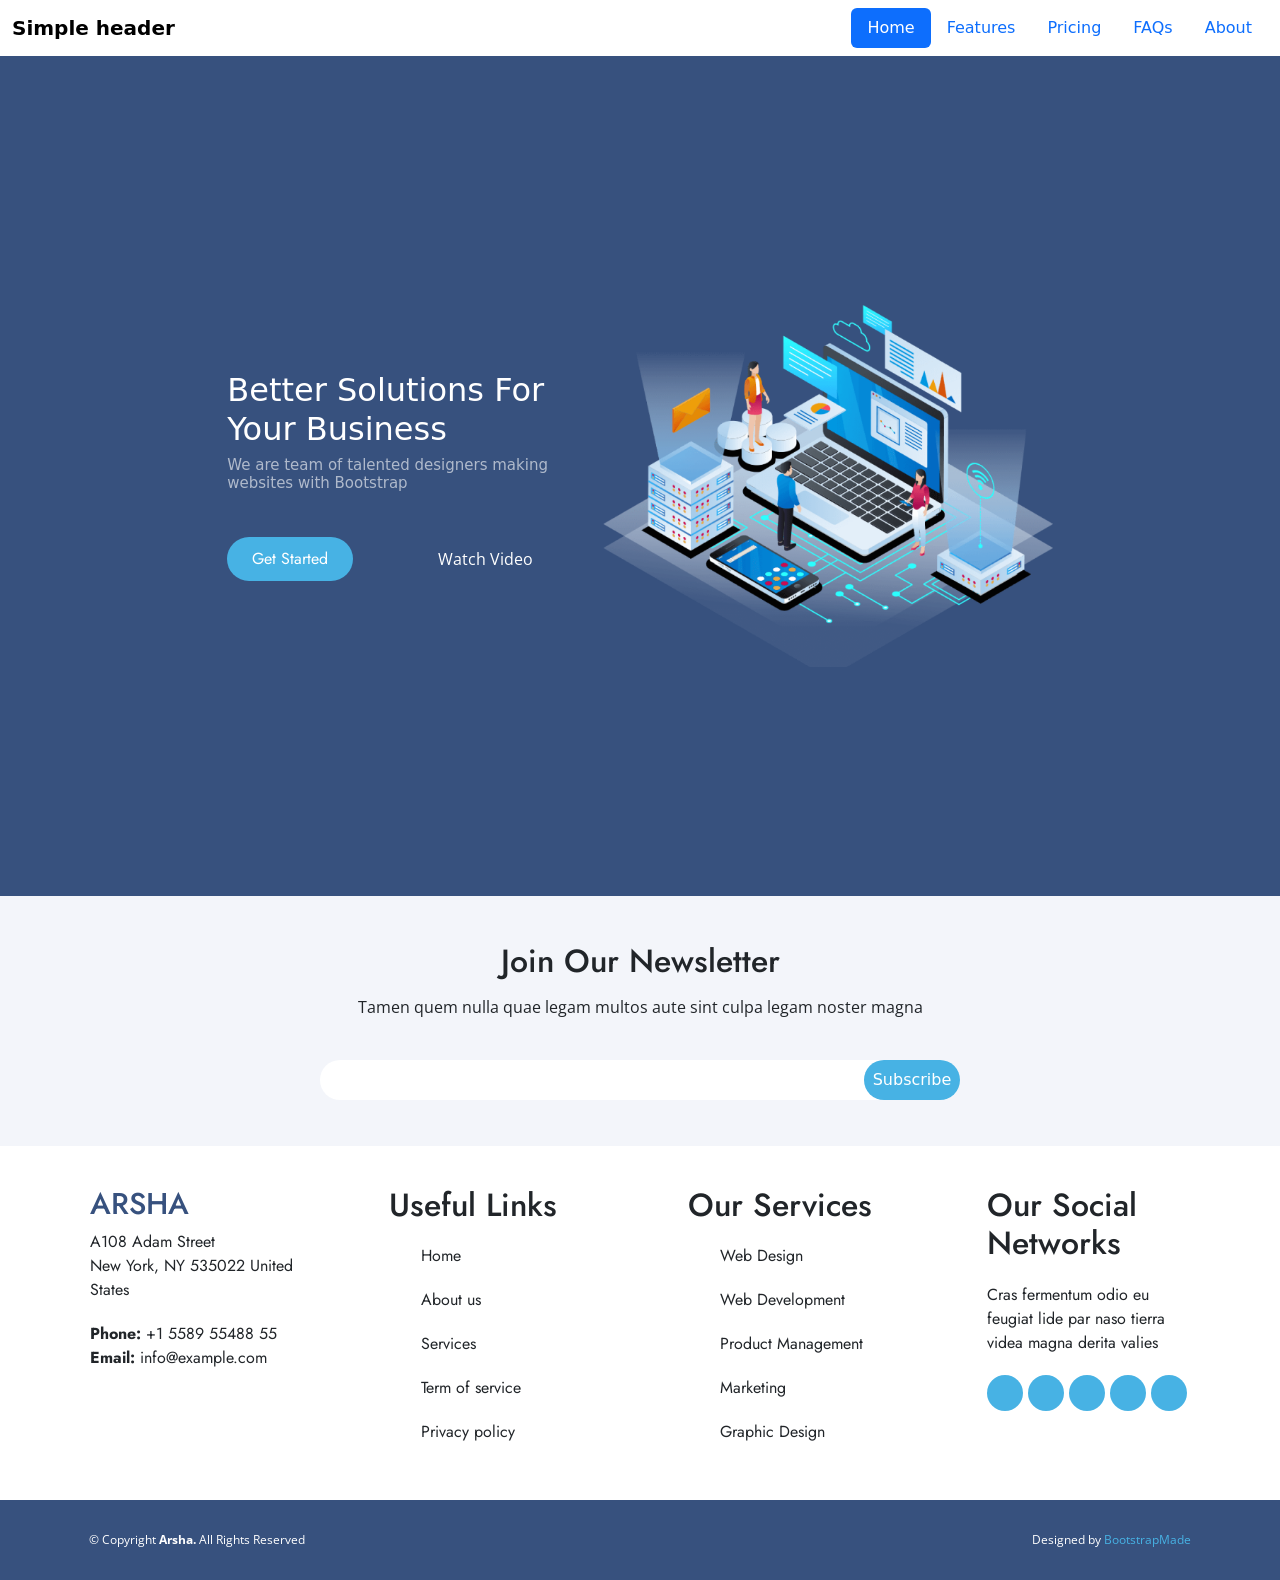
<file: index.html>
<!DOCTYPE html>
<html lang="en">
  <head>
    <meta charset="UTF-8" />
    <meta name="viewport" content="width=device-width, initial-scale=1.0" />
    <link rel="stylesheet" href="styles.css" />
    <title>Landing Page</title>
    <link
      href="https://cdn.jsdelivr.net/npm/bootstrap@5.3.1/dist/css/bootstrap.min.css"
      rel="stylesheet"
      integrity="sha384-4bw+/aepP/YC94hEpVNVgiZdgIC5+VKNBQNGCHeKRQN+PtmoHDEXuppvnDJzQIu9"
      crossorigin="anonymous"
    />
  </head>
  <body>
    <header>
      <nav class="navbar navbar-expand-lg">
        <div class="container-fluid">
          <a class="navbar-brand fw-semibold" href="index.html">Simple header</a>
          <button
            class="navbar-toggler"
            type="button"
            data-bs-toggle="collapse"
            data-bs-target="#navbarNav"
            aria-controls="navbarNav"
            aria-expanded="false"
            aria-label="Toggle navigation"
          >
            <span class="navbar-toggler-icon"></span>
          </button>
          <div
            class="collapse navbar-collapse justify-content-end"
            id="navbarNav"
          >
            <ul
              class="nav nav-pills justify-content-end flex-column flex-lg-row text-center mt-2 mt-lg-0"
            >
              <li class="nav-item">
                <a
                  class="nav-link active"
                  aria-current="page"
                  href="index.html"
                  >Home</a
                >
              </li>
              <li class="nav-item">
                <a class="nav-link" href="createProduct.html">Features</a>
              </li>
              <li class="nav-item">
                <a class="nav-link" aria-disabled="true">Pricing</a>
              </li>
              <li class="nav-item">
                <a class="nav-link" aria-disabled="true">FAQs</a>
              </li>
              <li class="nav-item">
                <a class="nav-link" aria-disabled="true">About</a>
              </li>
            </ul>
          </div>
        </div>
      </nav>
    </header>

    <main>
      <!-- hero section -->
      <section class="hero__section">
        <div>
          <div class="container__hero__1">
            <h1>Better Solutions For Your Business</h1>
            <h5>
              We are team of talented designers making websites with Bootstrap
            </h5>
            <div>
              <a href="createAccount.html">
                <button id="btn-1">Get Started</button>
              </a>
              <a href="">
                <button id="btn-2">Watch Video</button>
              </a>
            </div>
          </div>
          <div class="container__hero__2">
            <div>
              <img class="pict-1" src="assets/hero-img.png" alt="" />
            </div>
          </div>
        </div>
      </section>
      <!-- end hero section -->

      <!-- contact section -->
      <section class="contact__section">
        <div>
          <h2>Join Our Newsletter</h2>
          <p>
            Tamen quem nulla quae legam multos aute sint culpa legam noster
            magna
          </p>
          <form action="">
            <input
              class="newsletter-input"
              type="text"
              id="subscribe"
              name="subscribe"
            />
            <button type="submit" id="btn-3">Subscribe</button>
          </form>
        </div>
      </section>
      <!-- end contact section -->
    </main>
    <!-- start footer -->
    <footer>
      <section class="footer__section__1">
        <div>
          <div class="container__footer__1">
            <div>
              <h1>ARSHA</h1>
              <p>
                A108 Adam Street <br />
                New York, NY 535022 United States <br />
              </p>
              <p>
                <strong>Phone:</strong> +1 5589 55488 55 <br />
                <strong>Email:</strong> info@example.com
              </p>
            </div>
          </div>
          <div class="container__footer__2">
            <div>
              <h2>Useful Links</h2>
              <ul>
                <li>Home</li>
                <li>About us</li>
                <li>Services</li>
                <li>Term of service</li>
                <li>Privacy policy</li>
              </ul>
            </div>
          </div>
          <div class="container__footer__3">
            <div>
              <h2>Our Services</h2>
              <ul>
                <li>Web Design</li>
                <li>Web Development</li>
                <li>Product Management</li>
                <li>Marketing</li>
                <li>Graphic Design</li>
              </ul>
            </div>
          </div>
          <div class="container__footer__4">
            <div>
              <h2>Our Social Networks</h2>
              <p>
                Cras fermentum odio eu feugiat lide par naso tierra videa magna
                derita valies
              </p>
              <div>
                <span class="circle"></span>
                <span class="circle"></span>
                <span class="circle"></span>
                <span class="circle"></span>
                <span class="circle"></span>
              </div>
            </div>
          </div>
        </div>
      </section>
      <section class="footer__section__2">
        <div style="height: 18px">
          <p>© Copyright <strong>Arsha.</strong> All Rights Reserved</p>
        </div>
        <div style="height: 18px">
          <p>Designed by <span>BootstrapMade</span></p>
        </div>
      </section>
    </footer>
    <!-- end footer -->
    <script
      src="https://cdn.jsdelivr.net/npm/bootstrap@5.3.1/dist/js/bootstrap.bundle.min.js"
      integrity="sha384-HwwvtgBNo3bZJJLYd8oVXjrBZt8cqVSpeBNS5n7C8IVInixGAoxmnlMuBnhbgrkm"
      crossorigin="anonymous"
    ></script>
  </body>
</html>
</file>
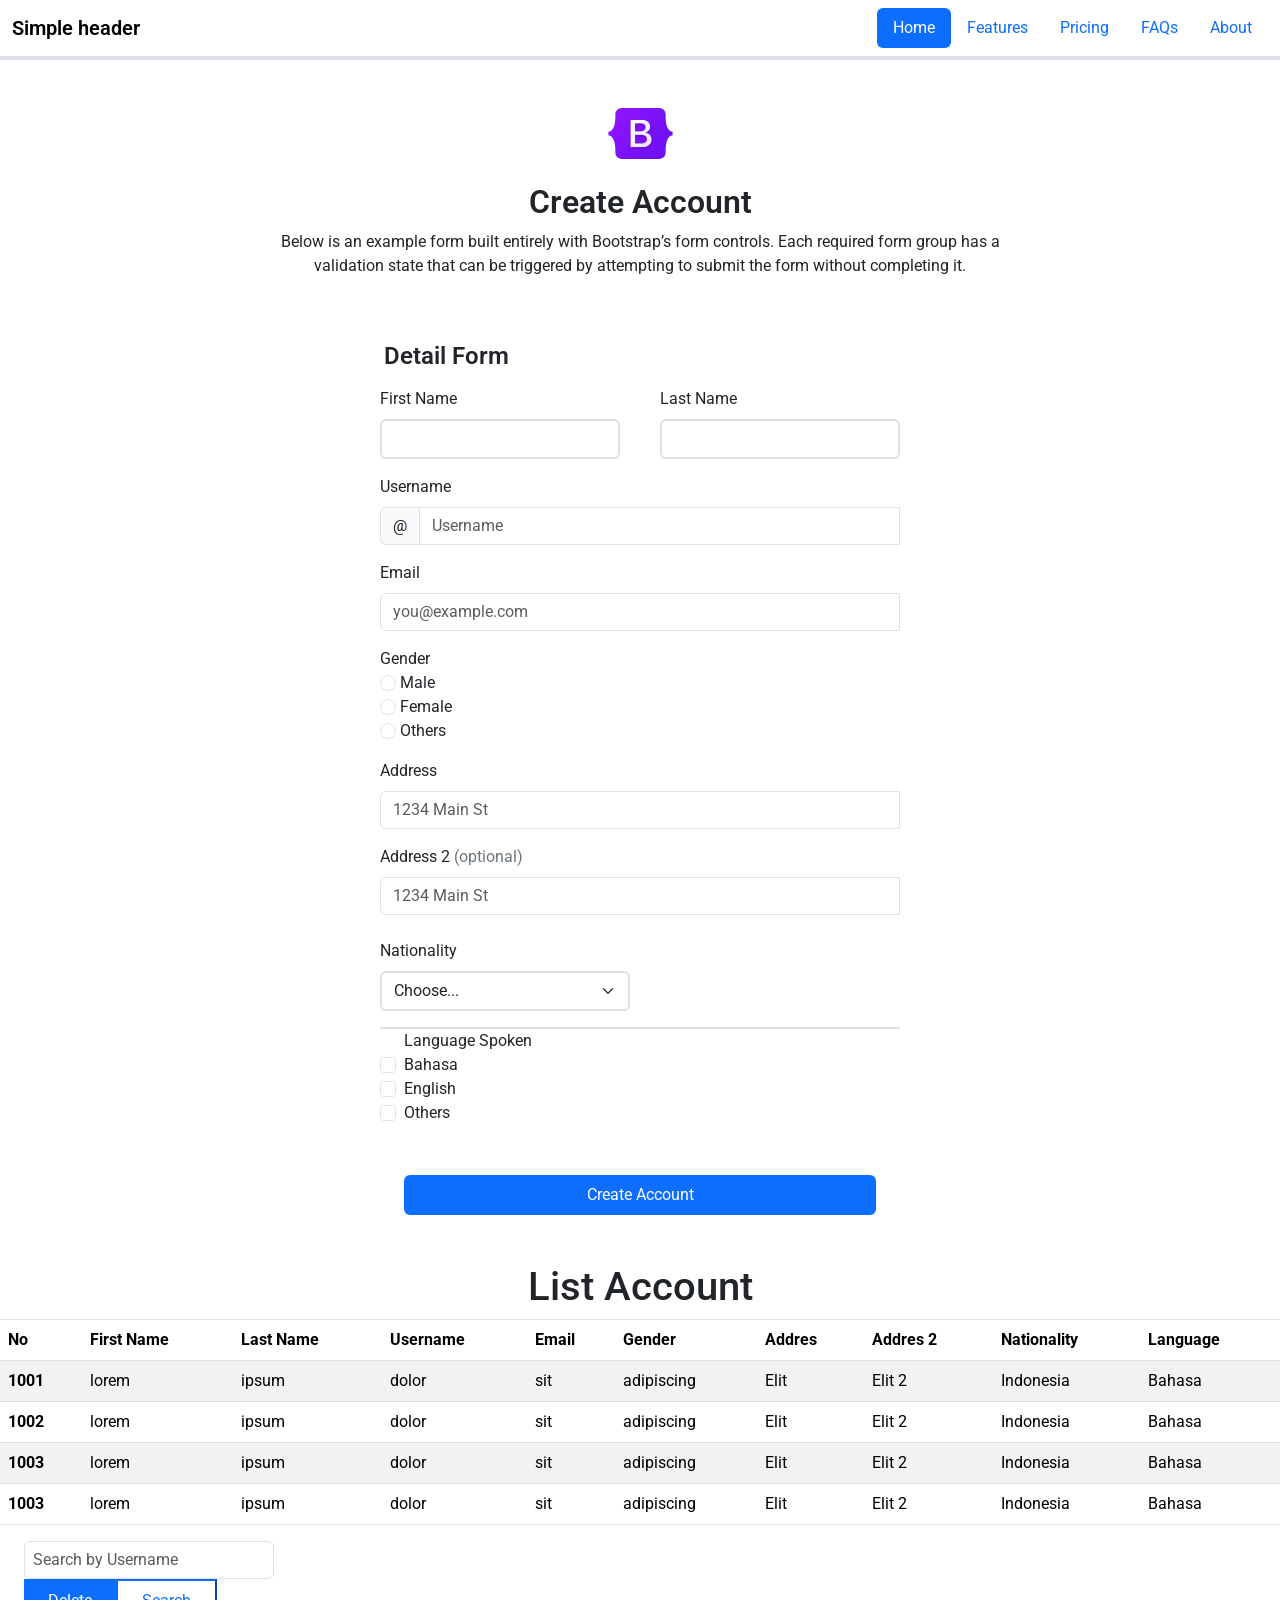
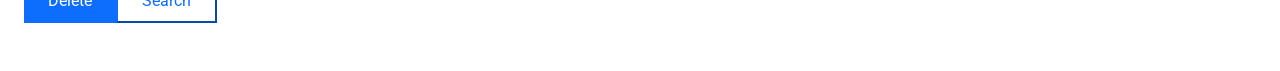
<file: createAccount.html>
<!DOCTYPE html>
<html lang="en">
  <head>
    <meta charset="UTF-8" />
    <meta name="viewport" content="width=device-width, initial-scale=1.0" />
    <link
      href="https://cdn.jsdelivr.net/npm/bootstrap@5.3.1/dist/css/bootstrap.min.css"
      rel="stylesheet"
      integrity="sha384-4bw+/aepP/YC94hEpVNVgiZdgIC5+VKNBQNGCHeKRQN+PtmoHDEXuppvnDJzQIu9"
      crossorigin="anonymous"
    />
    <link
      href="https://fonts.googleapis.com/css2?family=Roboto&display=swap"
      rel="stylesheet"
    />
    <style>
      /* ::-webkit-file-upload-button {
        background-color: #0d6efd;
        color: white;
        padding: 0 15px;
        height: 100%;
        border-radius: 10px;
        border: none;
        cursor: pointer;
      } */

      input[type="file"]::file-selector-button {
        background-color: #0d6efd;
        color: white;
        padding: 0 15px;
        height: 38px;
        border: none;
        cursor: pointer;
      }

      input[type="file"]::after {
        content: ".";
        text-align: center;
      }
    </style>
    <title>Product</title>
  </head>
  <body style="font-family: Roboto">
    <header class="border-4 border-bottom">
      <nav class="navbar navbar-expand-lg">
        <div class="container-fluid">
          <a class="navbar-brand fw-semibold" href="index.html"
            >Simple header</a
          >
          <button
            class="navbar-toggler"
            type="button"
            data-bs-toggle="collapse"
            data-bs-target="#navbarNav"
            aria-controls="navbarNav"
            aria-expanded="false"
            aria-label="Toggle navigation"
          >
            <span class="navbar-toggler-icon"></span>
          </button>
          <div
            class="collapse navbar-collapse justify-content-end"
            id="navbarNav"
          >
            <ul
              class="nav nav-pills justify-content-end flex-column flex-lg-row text-center mt-2 mt-lg-0"
            >
              <li class="nav-item">
                <a
                  class="nav-link active"
                  aria-current="page"
                  href="index.html"
                  >Home</a
                >
              </li>
              <li class="nav-item">
                <a class="nav-link" href="createProduct.html">Features</a>
              </li>
              <li class="nav-item">
                <a class="nav-link" aria-disabled="true">Pricing</a>
              </li>
              <li class="nav-item">
                <a class="nav-link" aria-disabled="true">FAQs</a>
              </li>
              <li class="nav-item">
                <a class="nav-link" aria-disabled="true">About</a>
              </li>
            </ul>
          </div>
        </div>
      </nav>
    </header>
    <section
      class="mx-auto px-5 d-flex flex-column align-items-center mt-5"
      style="max-width: 850px"
    >
      <img src="assets/bootstrap-logo.svg" alt="bootstrap-logo" width="65px" />
      <h1 class="fw-semibold fs-2 mt-4">Create Account</h1>
      <p class="text-center">
        Below is an example form built entirely with Bootstrap’s form controls.
        Each required form group has a validation state that can be triggered by
        attempting to submit the form without completing it.
      </p>
      <div class="mt-5" style="max-width: 520px; width: 100%">
        <h2 class="ms-1 fw-semibold fs-4">Detail Form</h2>
        <form class="needs-validation mt-3" novalidate>
          <div
            class="d-flex gap-2 justify-content-between flex-column flex-sm-row"
          >
            <div>
              <label for="first-name" class="form-label">First Name</label>
              <input
                type="text"
                name="first-name"
                id="first-name"
                minlength="6"
                maxlength="50"
                required
                class="rounded-2 border-2 form-control"
                style="width: 240px; min-width: 100%"
              />
              <div class="valid-feedback">Looks good!</div>
              <div class="invalid-feedback">Looks not good!</div>
            </div>
            <div>
              <label for="last-name" class="form-label">Last Name</label>
              <input
                type="text"
                name="last-name"
                id="last-name"
                minlength="6"
                maxlength="50"
                required
                class="rounded-2 border-2 form-control"
                style="width: 240px; min-width: 100%"
              />
              <div class="valid-feedback">Looks good!</div>
              <div class="invalid-feedback">Looks not good!</div>
            </div>
          </div>

          <div class="d-flex flex-column mt-3">
            <label for="username" class="form-label">Username</label>
            <div class="input-group">
              <span class="input-group-text" id="basic-addon1">@</span>
              <input
                type="text"
                class="form-control"
                placeholder="Username"
                aria-label="Username"
                aria-describedby="basic-addon1"
                name="username"
                id="username"
                required
              />
              <div class="valid-feedback">Looks good!</div>
              <div class="invalid-feedback">Looks not good!</div>
            </div>
          </div>

          <div class="d-flex flex-column mt-3">
            <label for="email" class="form-label">Email</label>
            <div class="input-group">
              <input
                type="email"
                class="form-control"
                placeholder="you@example.com"
                name="email"
                id="email"
                required
              />
              <div class="valid-feedback">Looks good!</div>
              <div class="invalid-feedback">Looks not good!</div>
            </div>
          </div>

          <div class="mt-3">
            <label>Gender</label>
            <div>
              <input
                type="radio"
                name="gender"
                id="male"
                required
                class="form-check-input"
              />
              <label for="male">Male</label>
            </div>
            <div>
              <input
                type="radio"
                name="gender"
                id="female"
                required
                class="form-check-input"
              />
              <label for="female">Female</label>
            </div>
            <div>
              <input
                type="radio"
                name="gender"
                id="others"
                required
                class="form-check-input"
              />
              <label for="others">Others</label>
            </div>
          </div>

          <div class="d-flex flex-column mt-3">
            <label for="address" class="form-label">Address</label>
            <div class="input-group">
              <input
                type="text"
                class="form-control"
                placeholder="1234 Main St"
                name="address"
                id="address"
                required
              />
              <div class="valid-feedback">Looks good!</div>
              <div class="invalid-feedback">Looks not good!</div>
            </div>
          </div>

          <div class="d-flex flex-column mt-3">
            <label for="address2" class="form-label"
              >Address 2 <span class="text-secondary">(optional)</span></label
            >
            <div class="input-group">
              <input
                type="text"
                class="form-control"
                placeholder="1234 Main St"
                name="address2"
                id="address2"
                required
              />
              <div class="valid-feedback">Looks good!</div>
              <div class="invalid-feedback">Looks not good!</div>
            </div>
          </div>

          <div class="d-flex flex-column mt-4">
            <label for="category" class="form-label">Nationality</label>
            <select
              name="category"
              id="category"
              required
              class="rounded-2 border-2 form-select"
              style="width: 250px; height: 40px"
            >
              <option selected disabled value="">Choose...</option>
              <option value="opsi-1">opsi 1</option>
              <option value="opsi-2">opsi 2</option>
              <option value="opsi-3">opsi 3</option>
            </select>
            <div class="valid-feedback">Looks good!</div>
            <div class="invalid-feedback">Looks not good!</div>
          </div>

          <span class="mt-3 border d-flex"></span>

          <div class="form-check">
            <label>Language Spoken</label>
            <div>
              <input type="checkbox" class="form-check-input" id="bahasa" name="bahasa"/>
              <label for="bahasa">Bahasa</label>
            </div>
            <div>
              <input type="checkbox" class="form-check-input" id="english" name="english"/>
              <label for="bahasa">English</label>
            </div>
            <div>
              <input type="checkbox" class="form-check-input" id="others" name="others"/>
              <label for="bahasa">Others</label>
            </div>
          </div>

          <div class="px-4 mb-5" style="margin-top: 50px">
            <button
              class="w-100 bg-primary text-white border-0 py-2 rounded-2"
              type="submit"
            >
              Create Account
            </button>
          </div>
        </form>
      </div>
    </section>
    <section>
      <div>
        <h1 class="text-center">List Account</h1>
        <div class="table-responsive text-nowrap">
          <table
            class="table table-striped table-hover"
            style="max-width: 100%"
          >
            <thead>
              <tr class="border-top">
                <th scope="col">No</th>
                <th scope="col">First Name</th>
                <th scope="col">Last Name</th>
                <th scope="col">Username</th>
                <th scope="col">Email</th>
                <th scope="col">Gender</th>
                <th scope="col">Addres</th>
                <th scope="col">Addres 2</th>
                <th scope="col">Nationality</th>
                <th scope="col">Language</th>
              </tr>
            </thead>
            <tbody>
              <tr>
                <th scope="row">1001</th>
                <td>lorem</td>
                <td>ipsum</td>
                <td>dolor</td>
                <td>sit</td>
                <td>adipiscing</td>
                <td>Elit</td>
                <td>Elit 2</td>
                <td>Indonesia</td>
                <td>Bahasa</td>
              </tr>
              <tr>
                <th scope="row">1002</th>
                <td>lorem</td>
                <td>ipsum</td>
                <td>dolor</td>
                <td>sit</td>
                <td>adipiscing</td>
                <td>Elit</td>
                <td>Elit 2</td>
                <td>Indonesia</td>
                <td>Bahasa</td>
              </tr>
              <tr>
                <th scope="row">1003</th>
                <td>lorem</td>
                <td>ipsum</td>
                <td>dolor</td>
                <td>sit</td>
                <td>adipiscing</td>
                <td>Elit</td>
                <td>Elit 2</td>
                <td>Indonesia</td>
                <td>Bahasa</td>
              </tr>
              <tr>
                <th scope="row">1003</th>
                <td>lorem</td>
                <td>ipsum</td>
                <td>dolor</td>
                <td>sit</td>
                <td>adipiscing</td>
                <td>Elit</td>
                <td>Elit 2</td>
                <td>Indonesia</td>
                <td>Bahasa</td>
              </tr>
            </tbody>
          </table>
        </div>
        <div class="ms-4 mb-5">
          <form class="needs-validation" novalidate>
            <input
              type="text"
              name="search-product"
              id="search-product"
              minlength="1"
              placeholder="Search by Username"
              required
              class="px-2 pe-4 rounded-2 form-control"
              style="width: 250px"
            />
            <div class="valid-feedback">Looks good!</div>
            <div class="invalid-feedback">Looks not good!</div>
            <div class="d-flex">
              <button
                type="button"
                class="bg-primary text-white border-0 px-4 py-2"
              >
                Delete
              </button>
              <button
                type="submit"
                class="bg-white text-primary border-2 border-primary px-4 py-2"
              >
                Search
              </button>
            </div>
          </form>
        </div>
      </div>
    </section>
    <script
      src="https://cdn.jsdelivr.net/npm/bootstrap@5.3.1/dist/js/bootstrap.bundle.min.js"
      integrity="sha384-HwwvtgBNo3bZJJLYd8oVXjrBZt8cqVSpeBNS5n7C8IVInixGAoxmnlMuBnhbgrkm"
      crossorigin="anonymous"
    ></script>
    <script>
      (() => {
        "use strict";

        const forms = document.querySelectorAll(".needs-validation");

        Array.from(forms).forEach((form) => {
          form.addEventListener(
            "submit",
            (event) => {
              if (!form.checkValidity()) {
                event.preventDefault();
                event.stopPropagation();
                alert("Please fill the form correctly!");
              }

              form.classList.add("was-validated");
            },
            false
          );
        });
      })();
    </script>
  </body>
</html>
</file>
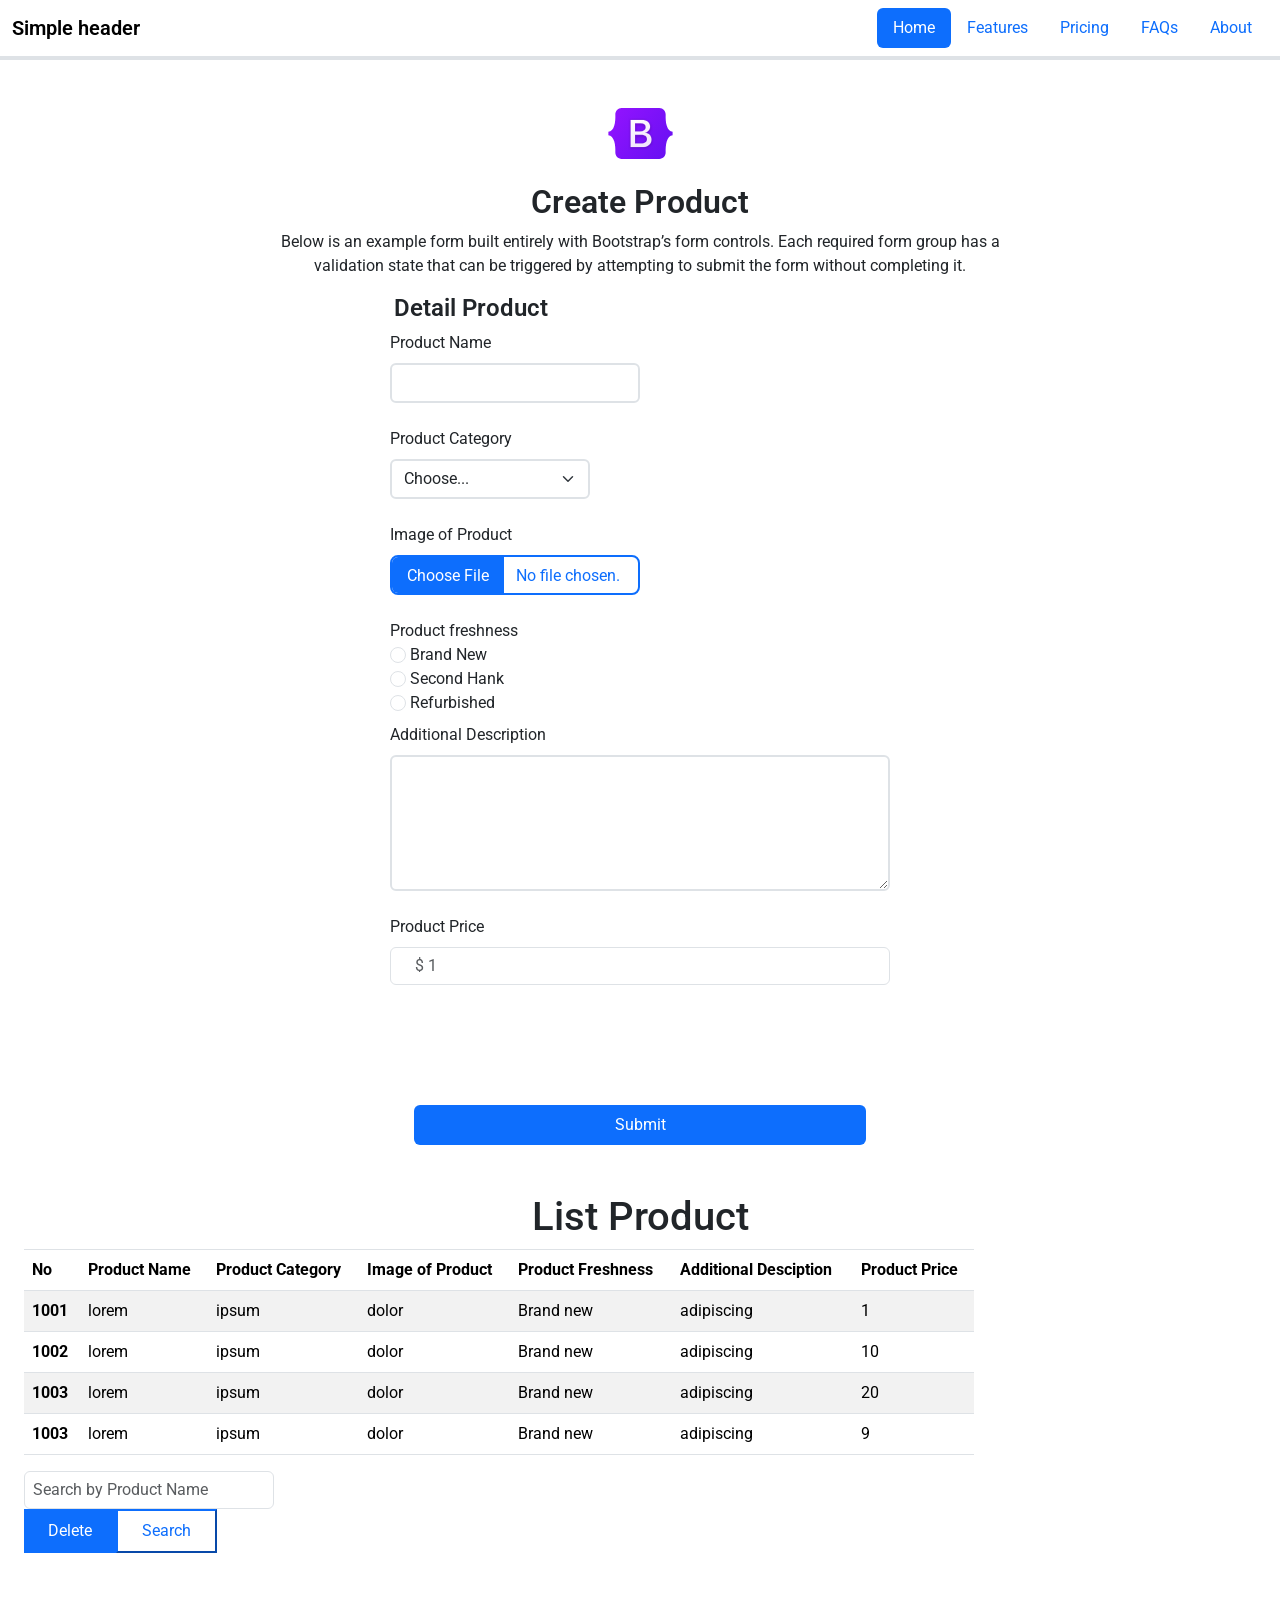
<file: createProduct.html>
<!DOCTYPE html>
<html lang="en">
  <head>
    <meta charset="UTF-8" />
    <meta name="viewport" content="width=device-width, initial-scale=1.0" />
    <link
      href="https://cdn.jsdelivr.net/npm/bootstrap@5.3.1/dist/css/bootstrap.min.css"
      rel="stylesheet"
      integrity="sha384-4bw+/aepP/YC94hEpVNVgiZdgIC5+VKNBQNGCHeKRQN+PtmoHDEXuppvnDJzQIu9"
      crossorigin="anonymous"
    />
    <link
      href="https://fonts.googleapis.com/css2?family=Roboto&display=swap"
      rel="stylesheet"
    />
    <style>
      /* ::-webkit-file-upload-button {
        background-color: #0d6efd;
        color: white;
        padding: 0 15px;
        height: 100%;
        border-radius: 10px;
        border: none;
        cursor: pointer;
      } */

      input[type="file"]::file-selector-button {
        background-color: #0d6efd;
        color: white;
        padding: 0 15px;
        height: 38px;
        border: none;
        cursor: pointer;
      }

      input[type="file"]::after {
        content: ".";
        text-align: center;
      }
    </style>
    <title>Product</title>
  </head>
  <body style="font-family: Roboto">
    <header class="border-4 border-bottom">
      <nav class="navbar navbar-expand-lg">
        <div class="container-fluid">
          <a class="navbar-brand fw-semibold" href="index.html"
            >Simple header</a
          >
          <button
            class="navbar-toggler"
            type="button"
            data-bs-toggle="collapse"
            data-bs-target="#navbarNav"
            aria-controls="navbarNav"
            aria-expanded="false"
            aria-label="Toggle navigation"
          >
            <span class="navbar-toggler-icon"></span>
          </button>
          <div
            class="collapse navbar-collapse justify-content-end"
            id="navbarNav"
          >
            <ul
              class="nav nav-pills justify-content-end flex-column flex-lg-row text-center mt-2 mt-lg-0"
            >
              <li class="nav-item">
                <a
                  class="nav-link active"
                  aria-current="page"
                  href="index.html"
                  >Home</a
                >
              </li>
              <li class="nav-item">
                <a class="nav-link" href="createProduct.html">Features</a>
              </li>
              <li class="nav-item">
                <a class="nav-link" aria-disabled="true">Pricing</a>
              </li>
              <li class="nav-item">
                <a class="nav-link" aria-disabled="true">FAQs</a>
              </li>
              <li class="nav-item">
                <a class="nav-link" aria-disabled="true">About</a>
              </li>
            </ul>
          </div>
        </div>
      </nav>
    </header>
    <section
      class="mx-auto px-5 d-flex flex-column align-items-center mt-5"
      style="max-width: 850px"
    >
      <img src="assets/bootstrap-logo.svg" alt="bootstrap-logo" width="65px" />
      <h1 class="fw-semibold fs-2 mt-4">Create Product</h1>
      <p class="text-center">
        Below is an example form built entirely with Bootstrap’s form controls.
        Each required form group has a validation state that can be triggered by
        attempting to submit the form without completing it.
      </p>
      <div style="max-width: 500px; width: 100%">
        <h2 class="ms-1 fw-semibold fs-4">Detail Product</h2>
        <form class="needs-validation" novalidate>
          <div class="d-flex flex-column">
            <label for="product-name" class="form-label">Product Name</label>
            <input
              type="text"
              name="product-name"
              id="product-name"
              minlength="6"
              maxlength="50"
              required
              class="rounded-2 border-2 form-control"
              style="width: 250px"
            />
            <div class="valid-feedback">Looks good!</div>
            <div class="invalid-feedback">Looks not good!</div>
          </div>

          <div class="d-flex flex-column mt-4">
            <label for="category" class="form-label">Product Category</label>
            <select
              name="category"
              id="category"
              required
              class="rounded-2 border-2 form-select"
              style="width: 200px; height: 40px"
            >
              <option selected disabled value="">Choose...</option>
              <option value="opsi-1">opsi 1</option>
              <option value="opsi-2">opsi 2</option>
              <option value="opsi-3">opsi 3</option>
            </select>
            <div class="valid-feedback">Looks good!</div>
            <div class="invalid-feedback">Looks not good!</div>
          </div>

          <div class="d-flex flex-column mt-4">
            <label for="product-image" class="form-label">Image of Product</label>
            <div class="">
              <input
                type="file"
                id="product-image"
                name="product-image"
                required
                class="border border-2 border-primary rounded-3 text-primary form-control"
                style="height: 40px; width: 250px"
              />
              <div class="valid-feedback">Looks good!</div>
              <div class="invalid-feedback">Looks not good!</div>
            </div>
          </div>

          <div class="mt-4">
            <label>Product freshness</label>
            <div>
              <input
                type="radio"
                name="freshness"
                id="brand-new"
                required
                class="form-check-input"
                value="brand-new"
              />
              <label for="brand-new">Brand New</label>
            </div>
            <div>
              <input
                type="radio"
                name="freshness"
                id="second-hank"
                required
                class="form-check-input"
                value="second-hank"
              />
              <label for="second-hank">Second Hank</label>
            </div>
            <div>
              <input
                type="radio"
                name="freshness"
                id="refurbished"
                required
                class="form-check-input"
                value="refurbished"
              />
              <label for="refurbished">Refurbished</label>
            </div>
          </div>

          <div class="d-flex flex-column mt-2">
            <label for="description" class="form-label">Additional Description</label>
            <textarea
              name="description"
              id="description"
              rows="5"
              required
              class="border-2 form-control"
              style="width: 100%"
            ></textarea>
            <div class="valid-feedback">Looks good!</div>
            <div class="invalid-feedback">Looks not good!</div>
          </div>

          <div class="d-flex flex-column mt-4">
            <label for="product-price" class="form-label">Product Price</label>
            <input
              type="number"
              name="product-price"
              id="product-price"
              placeholder="$ 1"
              required
              class="px-4 form-control"
            />
            <div class="valid-feedback">Looks good!</div>
            <div class="invalid-feedback">Looks not good!</div>
          </div>

          <div class="px-4 mb-5" style="margin-top: 120px">
            <button
              class="w-100 bg-primary text-white border-0 py-2 rounded-2"
              type="submit"
            >
              Submit
            </button>
          </div>
        </form>
      </div>
    </section>
    <section>
      <div>
        <h1 class="text-center">List Product</h1>
        <div class="table-responsive text-nowrap">
          <table
            class="table table-striped table-hover ms-4"
            style="width: 950px; max-width: 100%"
          >
            <thead>
              <tr class="border-top">
                <th scope="col">No</th>
                <th scope="col">Product Name</th>
                <th scope="col">Product Category</th>
                <th scope="col">Image of Product</th>
                <th scope="col">Product Freshness</th>
                <th scope="col">Additional Desciption</th>
                <th scope="col">Product Price</th>
              </tr>
            </thead>
            <tbody>
              <tr>
                <th scope="row">1001</th>
                <td>lorem</td>
                <td>ipsum</td>
                <td>dolor</td>
                <td>Brand new</td>
                <td>adipiscing</td>
                <td>1</td>
              </tr>
              <tr>
                <th scope="row">1002</th>
                <td>lorem</td>
                <td>ipsum</td>
                <td>dolor</td>
                <td>Brand new</td>
                <td>adipiscing</td>
                <td>10</td>
              </tr>
              <tr>
                <th scope="row">1003</th>
                <td>lorem</td>
                <td>ipsum</td>
                <td>dolor</td>
                <td>Brand new</td>
                <td>adipiscing</td>
                <td>20</td>
              </tr>
              <tr>
                <th scope="row">1003</th>
                <td>lorem</td>
                <td>ipsum</td>
                <td>dolor</td>
                <td>Brand new</td>
                <td>adipiscing</td>
                <td>9</td>
              </tr>
            </tbody>
          </table>
        </div>
        <div class="ms-4 mb-5">
          <form class="needs-validation" novalidate>
            <input
              type="text"
              name="search-product"
              id="search-product"
              minlength="1"
              placeholder="Search by Product Name"
              required
              class="px-2 pe-4 rounded-2 form-control"
              style="width: 250px"
            />
            <div class="valid-feedback">Looks good!</div>
            <div class="invalid-feedback">Looks not good!</div>
            <div class="d-flex">
              <button
                type="button"
                class="bg-primary text-white border-0 px-4 py-2"
              >
                Delete
              </button>
              <button
                type="submit"
                class="bg-white text-primary border-2 border-primary px-4 py-2"
              >
                Search
              </button>
            </div>
          </form>
        </div>
      </div>
    </section>
    <script
      src="https://cdn.jsdelivr.net/npm/bootstrap@5.3.1/dist/js/bootstrap.bundle.min.js"
      integrity="sha384-HwwvtgBNo3bZJJLYd8oVXjrBZt8cqVSpeBNS5n7C8IVInixGAoxmnlMuBnhbgrkm"
      crossorigin="anonymous"
    ></script>
    <script>
      (() => {
        "use strict";

        const forms = document.querySelectorAll(".needs-validation");

        Array.from(forms).forEach((form) => {
          form.addEventListener(
            "submit",
            (event) => {
              if (!form.checkValidity()) {
                event.preventDefault();
                event.stopPropagation();
              }

              form.classList.add("was-validated");
            },
            false
          );
        });
      })();
    </script>
  </body>
</html>
</file>
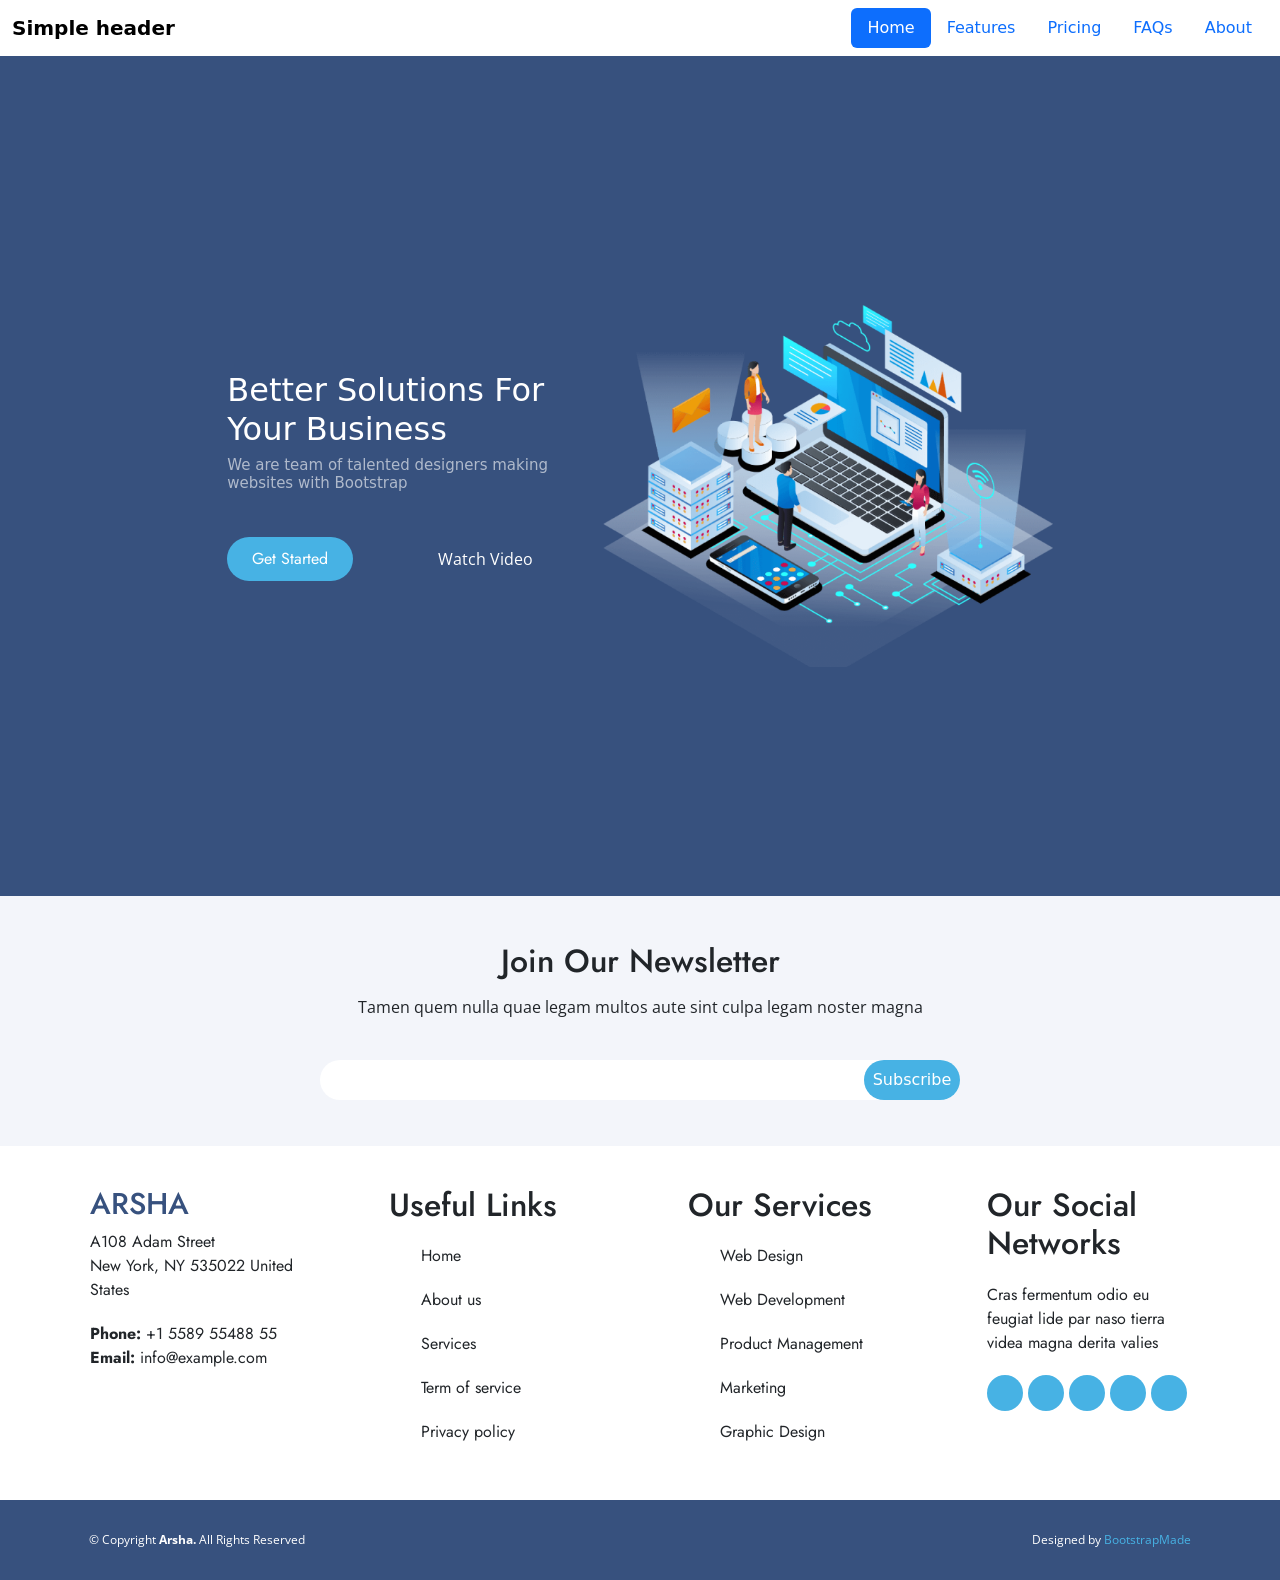
<file: landingPage.html>
<!DOCTYPE html>
<html lang="en">
  <head>
    <meta charset="UTF-8" />
    <meta name="viewport" content="width=device-width, initial-scale=1.0" />
    <link rel="stylesheet" href="styles.css" />
    <title>Landing Page</title>
    <link
      href="https://cdn.jsdelivr.net/npm/bootstrap@5.3.1/dist/css/bootstrap.min.css"
      rel="stylesheet"
      integrity="sha384-4bw+/aepP/YC94hEpVNVgiZdgIC5+VKNBQNGCHeKRQN+PtmoHDEXuppvnDJzQIu9"
      crossorigin="anonymous"
    />
  </head>
  <body>
    <header>
      <nav class="navbar navbar-expand-lg">
        <div class="container-fluid">
          <a class="navbar-brand fw-semibold" href="landingPage.html">Simple header</a>
          <button
            class="navbar-toggler"
            type="button"
            data-bs-toggle="collapse"
            data-bs-target="#navbarNav"
            aria-controls="navbarNav"
            aria-expanded="false"
            aria-label="Toggle navigation"
          >
            <span class="navbar-toggler-icon"></span>
          </button>
          <div
            class="collapse navbar-collapse justify-content-end"
            id="navbarNav"
          >
            <ul
              class="nav nav-pills justify-content-end flex-column flex-lg-row text-center mt-2 mt-lg-0"
            >
              <li class="nav-item">
                <a
                  class="nav-link active"
                  aria-current="page"
                  href="landingPage.html"
                  >Home</a
                >
              </li>
              <li class="nav-item">
                <a class="nav-link" href="createProduct.html">Features</a>
              </li>
              <li class="nav-item">
                <a class="nav-link" aria-disabled="true">Pricing</a>
              </li>
              <li class="nav-item">
                <a class="nav-link" aria-disabled="true">FAQs</a>
              </li>
              <li class="nav-item">
                <a class="nav-link" aria-disabled="true">About</a>
              </li>
            </ul>
          </div>
        </div>
      </nav>
    </header>

    <main>
      <!-- hero section -->
      <section class="hero__section">
        <div>
          <div class="container__hero__1">
            <h1>Better Solutions For Your Business</h1>
            <h5>
              We are team of talented designers making websites with Bootstrap
            </h5>
            <div>
              <a href="createAccount.html">
                <button id="btn-1">Get Started</button>
              </a>
              <a href="">
                <button id="btn-2">Watch Video</button>
              </a>
            </div>
          </div>
          <div class="container__hero__2">
            <div>
              <img class="pict-1" src="assets/hero-img.png" alt="" />
            </div>
          </div>
        </div>
      </section>
      <!-- end hero section -->

      <!-- contact section -->
      <section class="contact__section">
        <div>
          <h2>Join Our Newsletter</h2>
          <p>
            Tamen quem nulla quae legam multos aute sint culpa legam noster
            magna
          </p>
          <form action="">
            <input
              class="newsletter-input"
              type="text"
              id="subscribe"
              name="subscribe"
            />
            <button type="submit" id="btn-3">Subscribe</button>
          </form>
        </div>
      </section>
      <!-- end contact section -->
    </main>
    <!-- start footer -->
    <footer>
      <section class="footer__section__1">
        <div>
          <div class="container__footer__1">
            <div>
              <h1>ARSHA</h1>
              <p>
                A108 Adam Street <br />
                New York, NY 535022 United States <br />
              </p>
              <p>
                <strong>Phone:</strong> +1 5589 55488 55 <br />
                <strong>Email:</strong> info@example.com
              </p>
            </div>
          </div>
          <div class="container__footer__2">
            <div>
              <h2>Useful Links</h2>
              <ul>
                <li>Home</li>
                <li>About us</li>
                <li>Services</li>
                <li>Term of service</li>
                <li>Privacy policy</li>
              </ul>
            </div>
          </div>
          <div class="container__footer__3">
            <div>
              <h2>Our Services</h2>
              <ul>
                <li>Web Design</li>
                <li>Web Development</li>
                <li>Product Management</li>
                <li>Marketing</li>
                <li>Graphic Design</li>
              </ul>
            </div>
          </div>
          <div class="container__footer__4">
            <div>
              <h2>Our Social Networks</h2>
              <p>
                Cras fermentum odio eu feugiat lide par naso tierra videa magna
                derita valies
              </p>
              <div>
                <span class="circle"></span>
                <span class="circle"></span>
                <span class="circle"></span>
                <span class="circle"></span>
                <span class="circle"></span>
              </div>
            </div>
          </div>
        </div>
      </section>
      <section class="footer__section__2">
        <div style="height: 18px">
          <p>© Copyright <strong>Arsha.</strong> All Rights Reserved</p>
        </div>
        <div style="height: 18px">
          <p>Designed by <span>BootstrapMade</span></p>
        </div>
      </section>
    </footer>
    <!-- end footer -->
    <script
      src="https://cdn.jsdelivr.net/npm/bootstrap@5.3.1/dist/js/bootstrap.bundle.min.js"
      integrity="sha384-HwwvtgBNo3bZJJLYd8oVXjrBZt8cqVSpeBNS5n7C8IVInixGAoxmnlMuBnhbgrkm"
      crossorigin="anonymous"
    ></script>
  </body>
</html>
</file>
<file: styles.css>
@import url("https://fonts.googleapis.com/css2?family=Jost&family=Open+Sans&family=Roboto&display=swap");

:root {
  --header-height: 50px;
  --h2-height: 10px;
}

* {
  margin: 0;
  padding: 0;
}
/* 
header {
  padding: calc(var(--header-height) / 2);
} */

header > h2 {
  font-size: 20px;
  font-family: "Roboto", Arial, Helvetica, sans-serif;
  line-height: var(--h2-height);
  color: black;
}

.hero__section {
  width: 100%;
  height: calc(100vh - var(--header-height) - var(--h2-height));
  background-color: #37517e;
  display: flex;
  align-items: center;
}

.hero__section > div {
  display: flex;
  flex-wrap: wrap;
  padding: 0 15px;
  max-width: 100%;
  min-width: 200px;
  /* background-color: aqua;  buat testing*/
  margin-left: auto;
  margin-right: auto;
  align-items: center;
  justify-content: center;
}

.hero__section > div > div {
  min-width: 200px;
  /*max width penting*/
  max-width: 375.5px;
  height: fit-content;
  /* background-color: antiquewhite;  buat testing */
  margin-left: auto;
  margin-right: auto;
}

.container__hero__1 > h1 {
  font-size: xx-large;
  color: white;
  text-align: center;
}

.container__hero__1 > h5 {
  font-weight: lighter;
  font-size: 15px;
  margin-top: 5px;
  /* color: hsla(0, 0%, 100%, 0.6); atau */
  color: white;
  opacity: 60%;
  text-align: center;
}

.container__hero__1 > div {
  display: flex;
  justify-content: center;
  margin-top: 45px;
}

#btn-1 {
  background-color: #47b2e4;
  border: 0;
  border-radius: 50px;
  padding: 10px 25px 10px 25px;
}

a > #btn-1 {
  text-decoration: none;
  color: white;
  font-family: Jost, Arial, Helvetica, sans-serif;
}

#btn-1:hover{
  background-color: #59cbff;
  transition: 0.3s;
  transition-timing-function: ease-in-out;
}

#btn-2 {
  background-color: transparent;
  border: 0;
  border-radius: 50px;
  padding: 10px 25px 10px 25px;
  margin-left: 60px;
}

a > #btn-2 {
  text-decoration: none;
  color: white;
  font-family: "Open Sans", Arial, Helvetica, sans-serif;
}

#btn-2:hover{
    background-color: #4dc6ff;
    transition: 0.3s;
    transition-timing-function: ease-in-out;
}

.container__hero__2 > div {
  display: flex;
  justify-content: center;
}

.pict-1 {
  margin-top: 20px;
  width: 450px;
  min-width: 250px;
}

.contact__section {
  background-color: #f3f5fa;
  height: 250px;
  margin-left: auto;
  margin-right: auto;
  display: flex;
  justify-content: center;
}

.contact__section > div {
  display: flex;
  flex-direction: column;
  align-items: center;
  justify-content: center;
  width: 100%;
  max-width: 680px;
  gap: 25px;
  padding: 0 20px;
  text-align: justify;
}

.contact__section > div > h2 {
  font-family: Jost, Arial, Helvetica, sans-serif;
  margin-bottom: -10px;
}

.contact__section > div > p {
  font-family: "Open Sans", Arial, Helvetica, sans-serif;
}

.contact__section > div > form {
  display: flex;
  align-items: center;
  justify-content: center;
  background-color: white;
  border-radius: 50px;
  width: 100%;
  max-width: 750px;
  height: 40px;
}

.newsletter-input {
  min-width: 85%;
  height: 30px;
  border: 0;
  text-align: center;
  border-radius: 50px;
  background-color: transparent;
  outline: none;
  position: relative;
}

#btn-3 {
  min-width: 15%;
  flex-shrink: 0;
  height: 100%;
  background-color: #47b2e4;
  padding: 0 5px;
  border: 0;
  border-radius: 50px;
  position: relative;
  text-align: center;
  color: white;
  cursor: pointer;
  outline: none;
}

#btn-3:hover {
  background-color: #79d5ff;
  transition: 0.3s;
  transition-timing-function: ease-in-out;
}

.footer__section__1 > div {
  display: grid;
  grid-template-columns: repeat(2, minmax(0, 1fr));
  grid-template-rows: repeat(2, minmax(0, 1fr));
  gap: 1rem;
  font-family: Jost, Arial, Helvetica, sans-serif;
}

.footer__section__1 h1, h2 {
  color: #37517E;
}

.container__footer__1, .container__footer__2{
  grid-row-start: 1;
}

.container__footer__3, .container__footer__4{
  grid-row-start: 2;
}

.container__footer__1 > div > h1 {
  font-size: 30px;
}

.container__footer__1 > div > p {
  margin-bottom: 20px;
}

.container__footer__1 > div, .container__footer__2 > div, .container__footer__3 > div, .container__footer__4 > div {
  padding: 40px 40px 0 40px;
}

.container__footer__2 > div > ul, .container__footer__3 > div > ul {
  list-style-type: none;
  margin-top: 20px;
}

.container__footer__2 > div > ul :not(:last-child), .container__footer__3 > div > ul :not(:last-child){
  margin-bottom: 20px;
}

.container__footer__4 > div > p {
  margin: 20px 0;
}

.circle {
  height: 36px;
  width: 36px;
  background-color: #47B2E4;
  border-radius: 50%;
  display: inline-block;
}

.footer__section__2 {
  height: 80px;
  background-color: #37517E;
  display: flex;
	justify-content: space-around;
  align-items: center;
  margin-top: 40px;
  /* gap: 200px; */
}

.footer__section__2 p {
  color: white;
  font-family: 'Open Sans';
  font-size: 12px;
}

.footer__section__2 > div span {
  color: #47B2E4;
}

/* @media only screen and (min-width: 640px) {
} */

@media only screen and (min-width: 768px) {
  .hero__section > div {
    flex-wrap: nowrap;
    flex-direction: row;
  }

  .hero__section > div {
    padding: 0 50px;
  }

  .hero__section > div > div:nth-child(2) {
    max-width: 450px;
  }

  .container__hero__1 > h1 {
    text-align: left;
  }

  .container__hero__1 > h5 {
    text-align: left;
  }

  .container__hero__1 > div {
    justify-content: left;
  }

  .footer__section__1 > div {
    display: grid;
    grid-template-columns: repeat(4, minmax(0, 1fr));
    grid-template-rows: repeat(1, minmax(0, 1fr));
    gap: 1rem;
    padding: 0 50px;;
  }

  .container__footer__1{
    grid-row-start: 1;
  }
  .container__footer__2{
    grid-row-start: 1;
  }
  .container__footer__3{
    grid-row-start: 1;
  }
  
  .container__footer__4{
    grid-row-start: 1;
  }

  .footer__section__2 {
    gap: 200px;
  }
}

@media only screen and (min-width: 1024px) {
  .footer__section__2 {
    gap: 550px;
  }
}

/* @media only screen and (min-width: 1280px) {
}

@media only screen and (min-width: 1536px) {
} */
</file>
